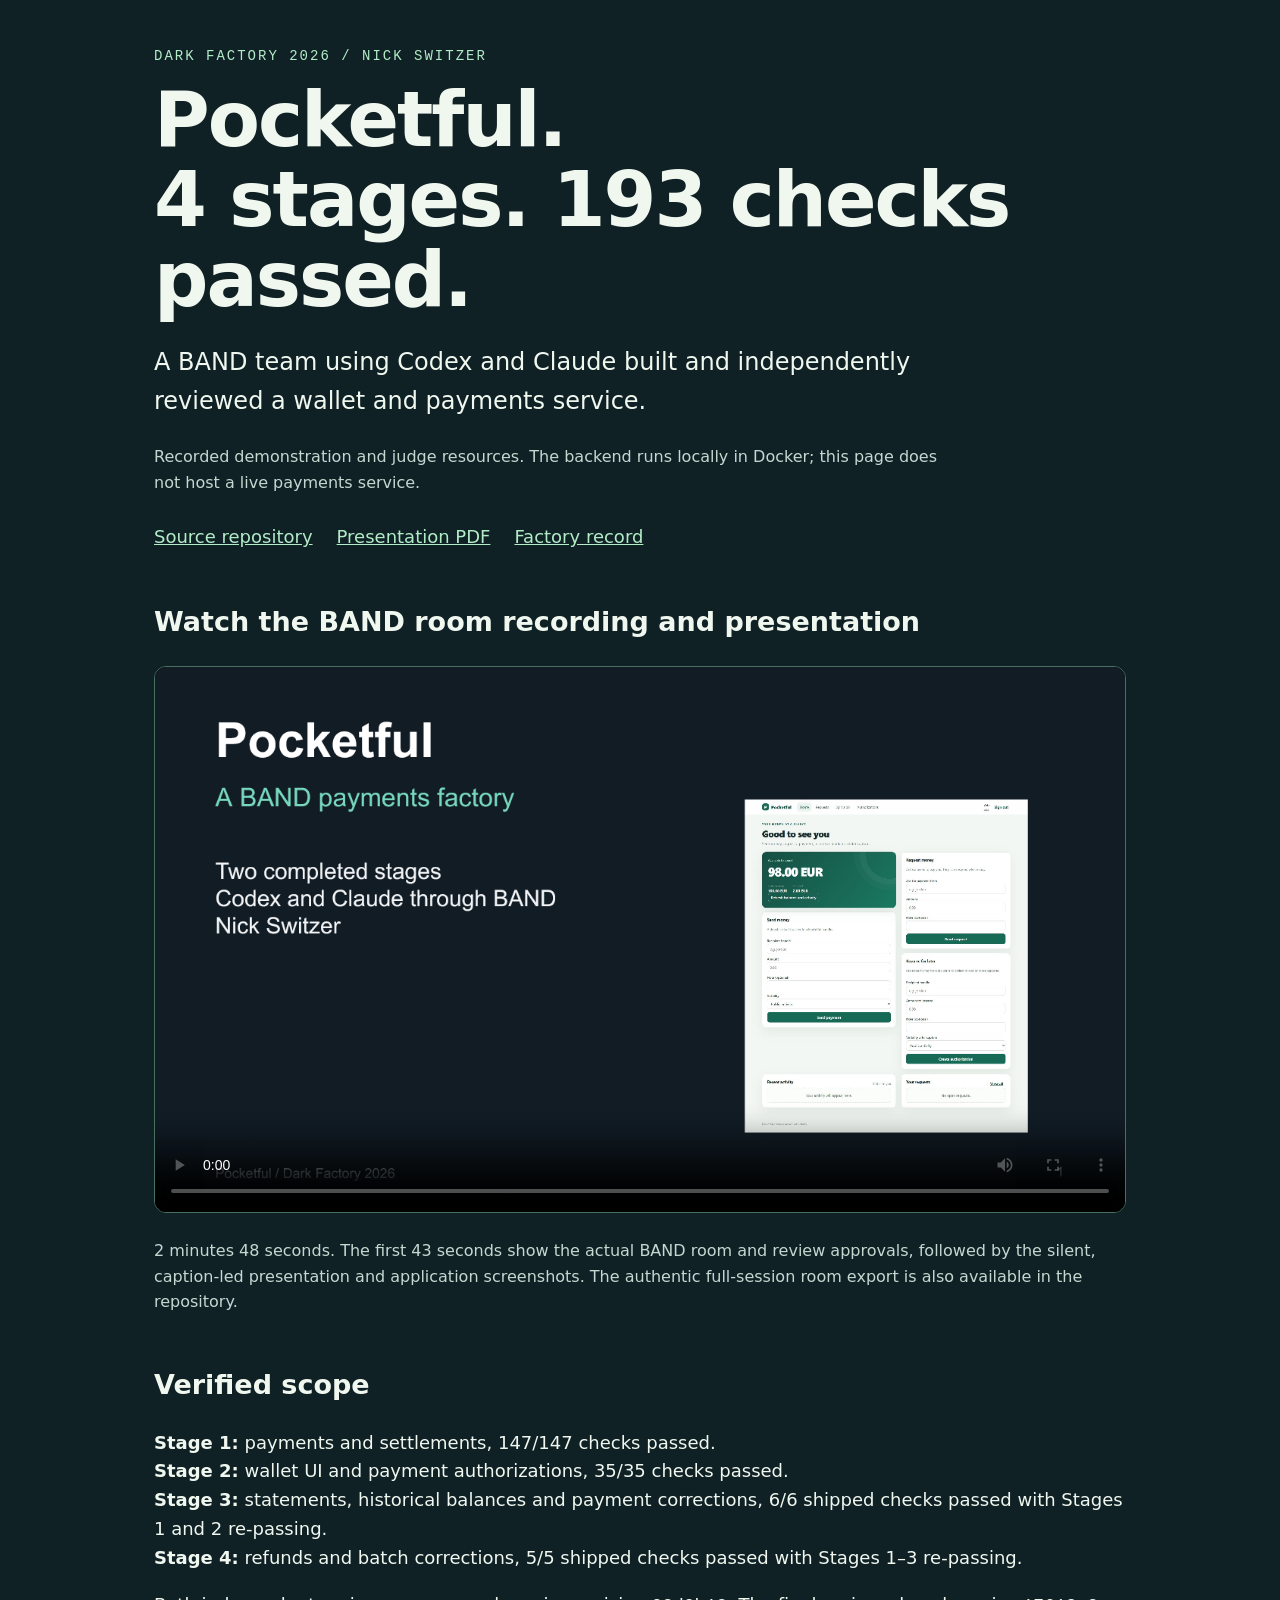
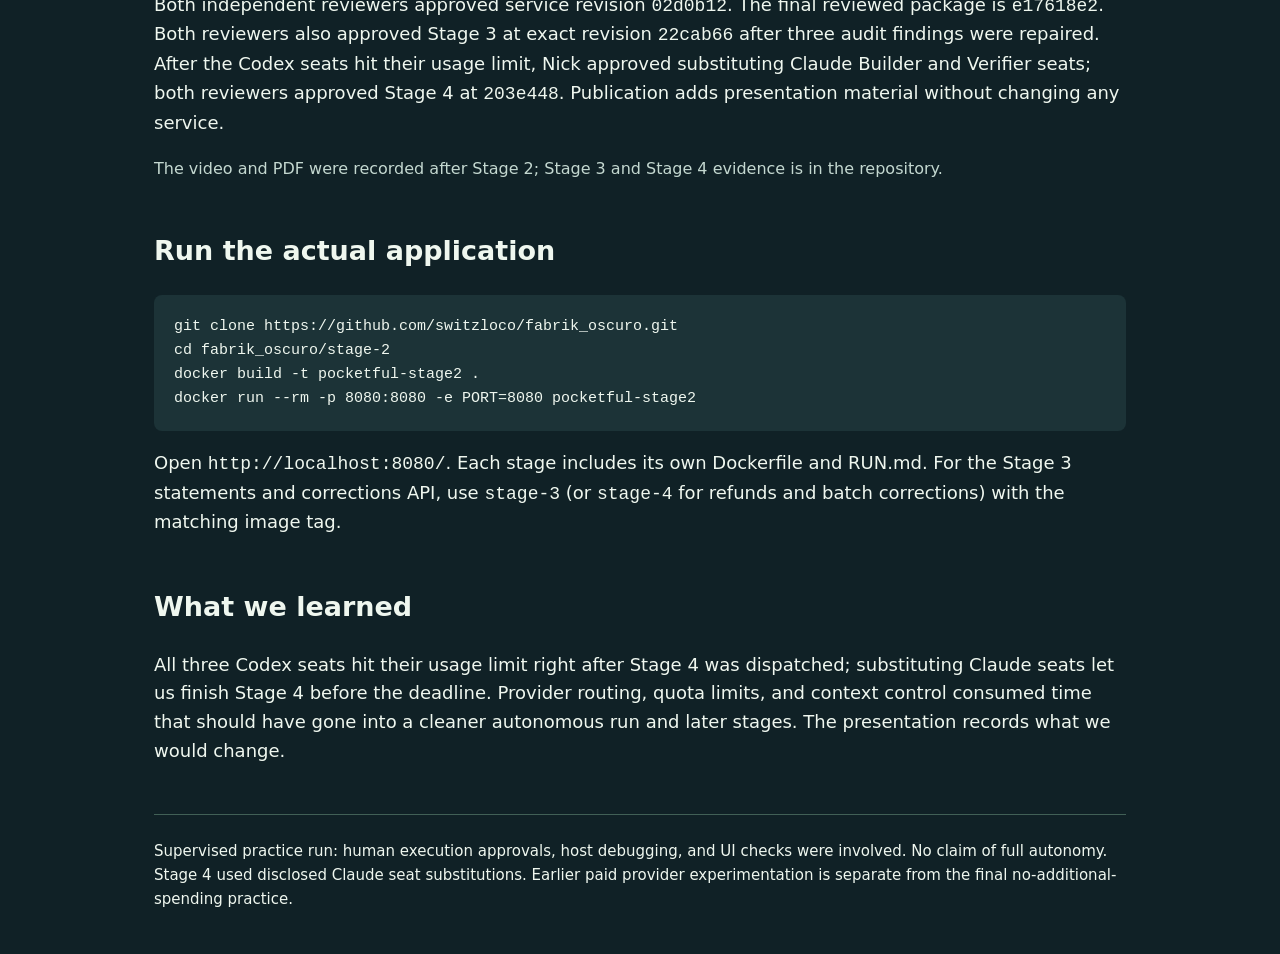
<file: docs/index.html>
<!doctype html><html lang="en"><head><meta charset="utf-8"><meta name="viewport" content="width=device-width,initial-scale=1"><title>Pocketful: 4 Stages, 193 Checks Passed</title><style>*{box-sizing:border-box}body{margin:0;background:#102126;color:#eff7ef;font:18px/1.6 system-ui,sans-serif}main{max-width:1020px;margin:auto;padding:48px 24px}h1{font-size:clamp(38px,7vw,76px);line-height:1.05;letter-spacing:-2px;margin:16px 0}h2{margin-top:48px}a{color:#b2ecc7}header p{font-size:24px;max-width:800px}.label{font:14px monospace;letter-spacing:2px;color:#b2ecc7}video{width:100%;background:#000;border:1px solid #487060;border-radius:12px}.links{display:flex;gap:24px;flex-wrap:wrap;margin:28px 0}pre{overflow:auto;background:#1c3337;padding:20px;border-radius:8px;font-size:15px}.note{color:#c4d8d0;font-size:16px}footer{border-top:1px solid #416056;margin-top:48px;padding-top:24px;font-size:15px}</style></head><body><main><header><div class="label">DARK FACTORY 2026 / NICK SWITZER</div><h1>Pocketful.<br>4 stages. 193 checks passed.</h1><p>A BAND team using Codex and Claude built and independently reviewed a wallet and payments service.</p><p class="note">Recorded demonstration and judge resources. The backend runs locally in Docker; this page does not host a live payments service.</p></header><nav class="links"><a href="https://github.com/switzloco/fabrik_oscuro">Source repository</a><a href="Pocketful-presentation.pdf">Presentation PDF</a><a href="https://github.com/switzloco/fabrik_oscuro/blob/main/FACTORY.md">Factory record</a></nav><h2>Watch the BAND room recording and presentation</h2><video controls preload="metadata" poster="pocketful-cover.png"><source src="Pocketful-demo.mp4?v=band-room-3" type="video/mp4">Your browser cannot play the video. <a href="Pocketful-demo.mp4">Download MP4</a>.</video><p class="note">2 minutes 48 seconds. The first 43 seconds show the actual BAND room and review approvals, followed by the silent, caption-led presentation and application screenshots. The authentic full-session room export is also available in the repository.</p><h2>Verified scope</h2><p><strong>Stage 1:</strong> payments and settlements, 147/147 checks passed.<br><strong>Stage 2:</strong> wallet UI and payment authorizations, 35/35 checks passed.<br><strong>Stage 3:</strong> statements, historical balances and payment corrections, 6/6 shipped checks passed with Stages 1 and 2 re-passing.<br><strong>Stage 4:</strong> refunds and batch corrections, 5/5 shipped checks passed with Stages 1–3 re-passing.</p><p>Both independent reviewers approved service revision <code>02d0b12</code>. The final reviewed package is <code>e17618e2</code>. Both reviewers also approved Stage 3 at exact revision <code>22cab66</code> after three audit findings were repaired. After the Codex seats hit their usage limit, Nick approved substituting Claude Builder and Verifier seats; both reviewers approved Stage 4 at <code>203e448</code>. Publication adds presentation material without changing any service.</p><p class="note">The video and PDF were recorded after Stage 2; Stage 3 and Stage 4 evidence is in the repository.</p><h2>Run the actual application</h2><pre>git clone https://github.com/switzloco/fabrik_oscuro.git
cd fabrik_oscuro/stage-2
docker build -t pocketful-stage2 .
docker run --rm -p 8080:8080 -e PORT=8080 pocketful-stage2</pre><p>Open <code>http://localhost:8080/</code>. Each stage includes its own Dockerfile and RUN.md. For the Stage 3 statements and corrections API, use <code>stage-3</code> (or <code>stage-4</code> for refunds and batch corrections) with the matching image tag.</p><h2>What we learned</h2><p>All three Codex seats hit their usage limit right after Stage 4 was dispatched; substituting Claude seats let us finish Stage 4 before the deadline. Provider routing, quota limits, and context control consumed time that should have gone into a cleaner autonomous run and later stages. The presentation records what we would change.</p><footer>Supervised practice run: human execution approvals, host debugging, and UI checks were involved. No claim of full autonomy. Stage 4 used disclosed Claude seat substitutions. Earlier paid provider experimentation is separate from the final no-additional-spending practice.</footer></main></body></html>
</file>
